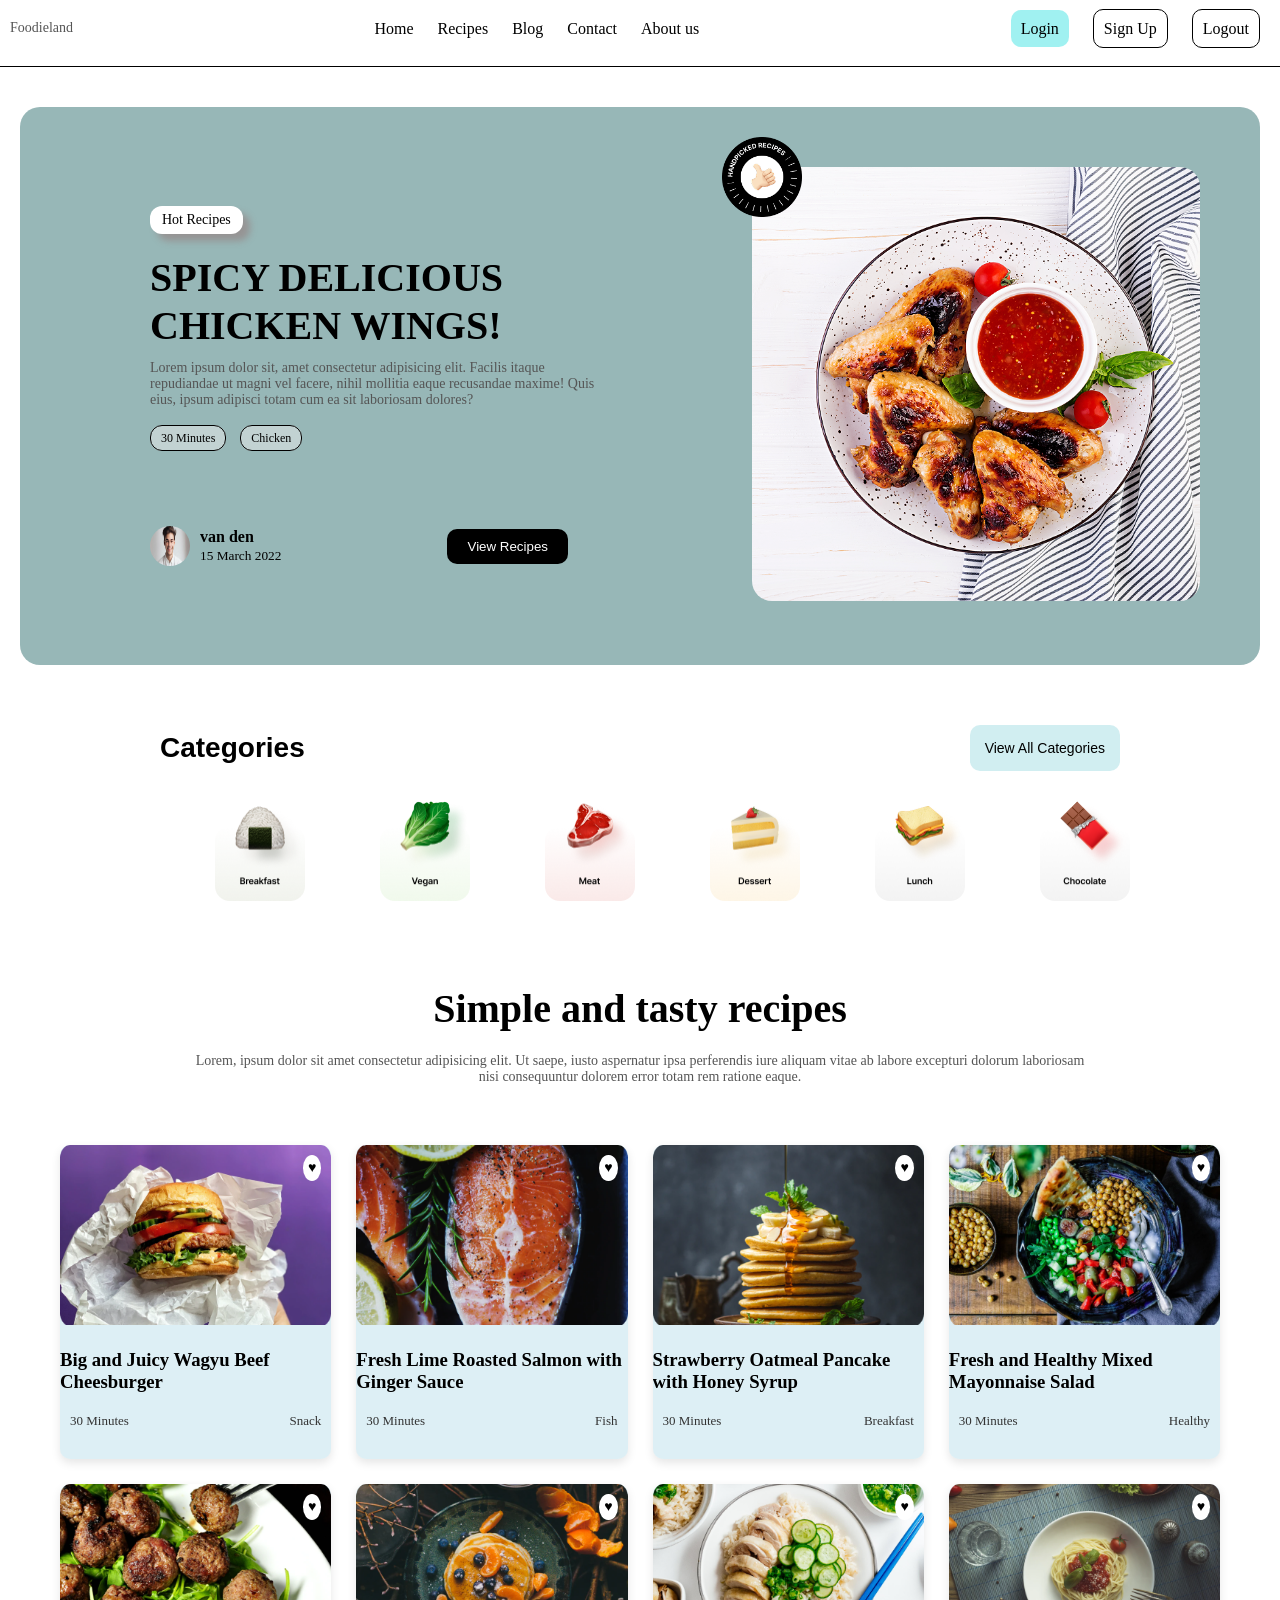
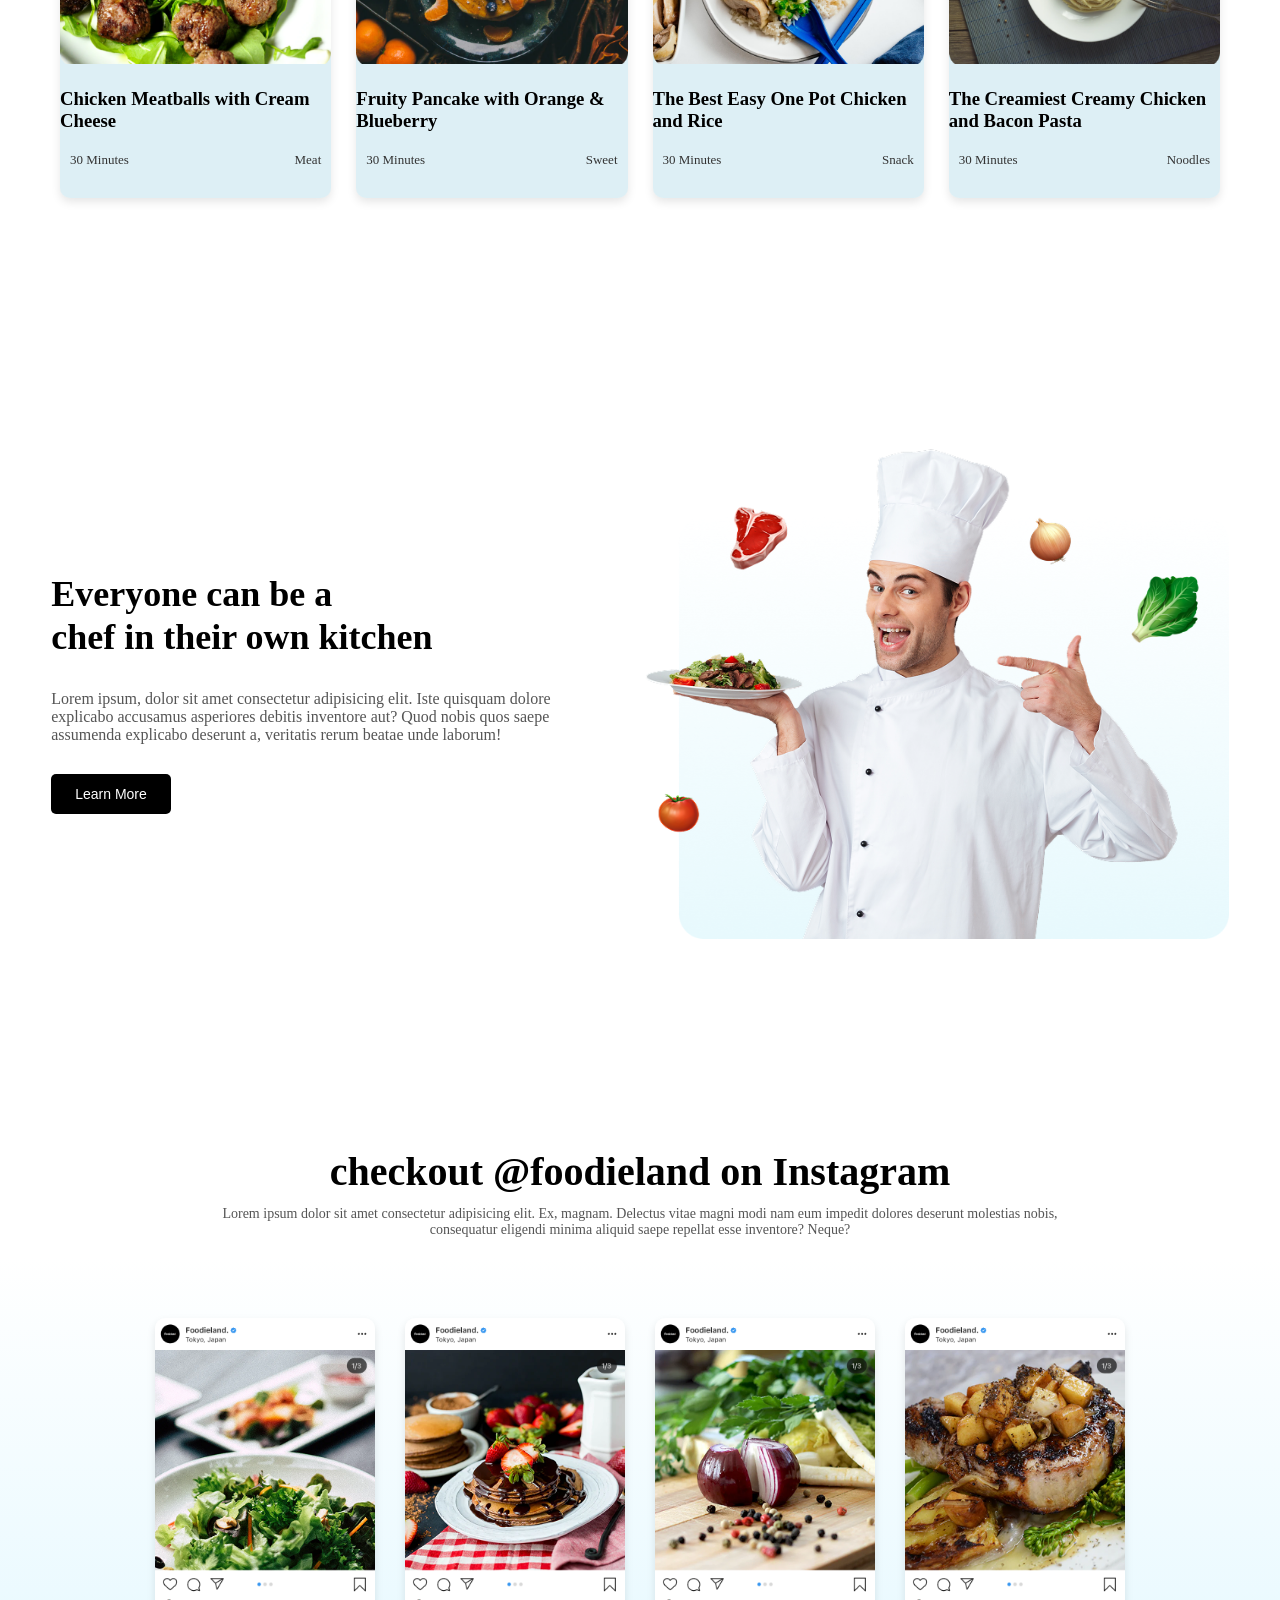
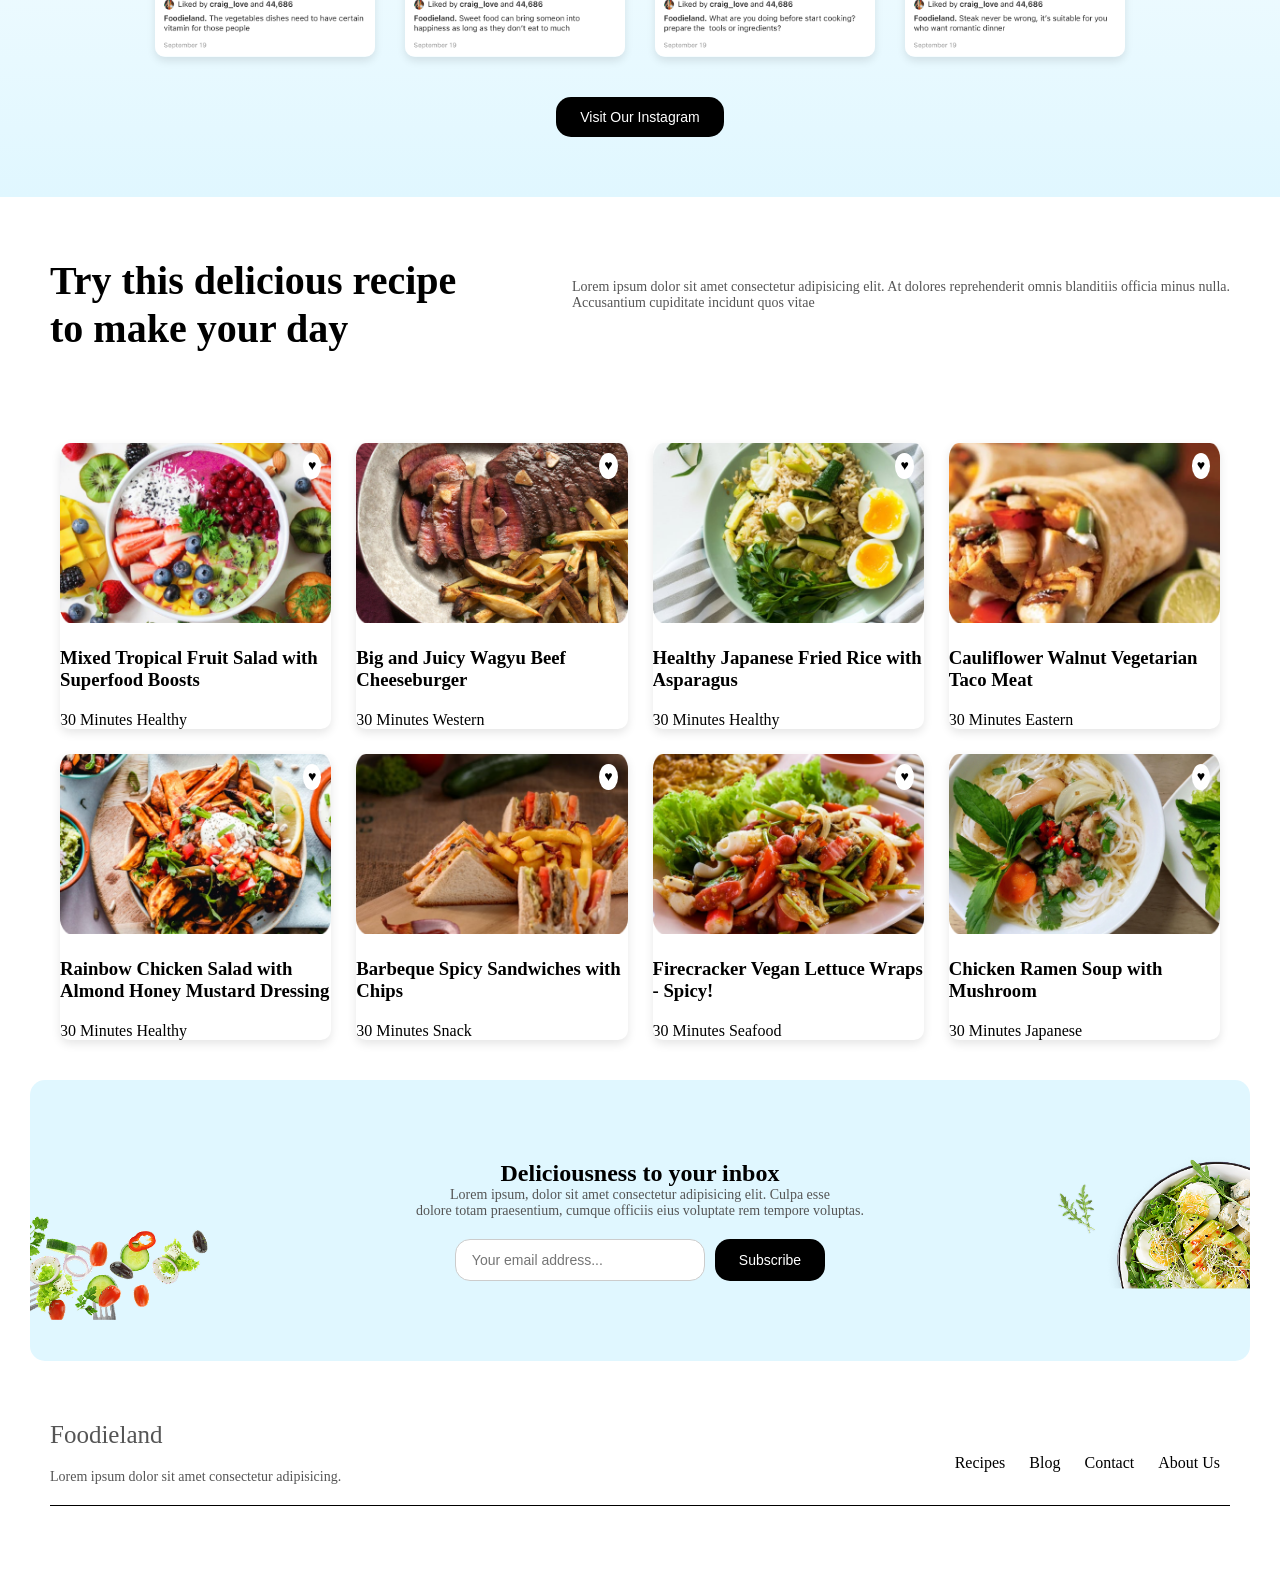
<file: index.html>
<!DOCTYPE html>
<html lang="en">
<head>
    <meta charset="UTF-8">
    <meta name="viewport" content="width=device-width, initial-scale=1.0">
    <title>Home page |</title>
    <link rel="stylesheet" href="landing_page.css">
    <link rel="stylesheet" href="https://cdnjs.cloudflare.com/ajax/libs/font-awesome/6.7.2/css/all.min.css" integrity="sha512-Evv84Mr4kqVGRNSgIGL/F/aIDqQb7xQ2vcrdIwxfjThSH8CSR7PBEakCr51Ck+w+/U6swU2Im1vVX0SVk9ABhg==" crossorigin="anonymous" referrerpolicy="no-referrer" />
</head>
<body>
    <nav>
        <div class="name">
            <p>Foodieland</p>
        </div>
        <div class="nav">
            <a href="">Home</a>
            <a href="">Recipes</a>
            <a href="">Blog</a>
            <a href="">Contact</a>
            <a href="">About us</a>
        </div>
        <div class="sign">
            <a href="login.html" class="login">Login</a>
            <a href="register.html" class="signu">Sign Up</a>
            <a href="logout.php" class="signu">Logout</a>
        </div>
    </nav>

    <section class="hero">
        <div class="hero_content">
            <span class="tag">Hot Recipes</span>
            <h1>SPICY DELICIOUS<br>CHICKEN WINGS!</h1>
            <p>Lorem ipsum dolor sit, amet consectetur adipisicing elit. Facilis itaque repudiandae ut magni vel facere, nihil mollitia eaque recusandae maxime! Quis eius, ipsum adipisci totam cum ea sit laboriosam dolores?</p>

            <div class="info">
                <span>30 Minutes</span>
                <span>Chicken</span>
            </div>

            <div class="author">
                <img src="./images/face.jpeg" alt="John Smith" class="avatar">
                <div>
                    <strong>van den</strong><br>
                    <small>15 March 2022</small>
                </div>
            </div>

            <button class="view_btn">View Recipes</button>
        </div>

        <div class="hero_image">
            <img src="./images/Badge.png" alt="Badge" class="badge">
            <img src="./images/bakedchicken.png" alt="Chicken Wings" class="main_img">
        </div>
    </section>

    <section class="categories">
        <div class="categories_header">
            <h2>Categories</h2>
            <a href="">View All Categories</a>
        </div>

        <div class="category_items">
            <div class="category">
                <img src="./images/breakfast.png" alt="Breakfast">
            </div>
            <div class="category">
                <img src="./images/Vegan.png" alt="Vegan">
            </div>
            <div class="category">
                <img src="./images/Meat.png" alt="Meat">
            </div>
            <div class="category">
                <img src="./images/Dessert.png" alt="Dessert">
            </div>
            <div class="category">
                <img src="./images/Lunch.png" alt="Lunch">
            </div>
            <div class="category">
                <img src="./images/Chocolate.png" alt="Chocolate">
            </div>
        </div>
    </section>

    <section class="simple">
        <h1>Simple and tasty recipes</h1>
        <p>Lorem, ipsum dolor sit amet consectetur adipisicing elit. Ut saepe, iusto aspernatur ipsa perferendis iure aliquam vitae ab labore excepturi dolorum laboriosam <br> nisi consequuntur dolorem error totam rem ratione eaque.</p>
    </section>

    <section class="recipe_section">
        <div class="recipe_card">
            <div class="recipe_image">
                <img src="./images/Chesseburger.png" alt="Cheeseburger">
                <div class="heart">&#x2665</div>
            </div>
            <h3>Big and Juicy Wagyu Beef Cheesburger</h3>
            <div class="recipe_info">
                <span>30 Minutes</span>
                <span>Snack</span>
            </div>
        </div>
        <div class="recipe_card">
            <div class="recipe_image">
                <img src="./images/Salmon.png" alt="Salmon">
                <div class="heart">&#x2665</div>
            </div>
            <h3>Fresh Lime Roasted Salmon with Ginger Sauce</h3>
            <div class="recipe_info">
                <span>30 Minutes</span>
                <span>Fish</span>
            </div>
        </div>
        <div class="recipe_card">
            <div class="recipe_image">
                <img src="./images/Honey-Pancakes.png" alt="Honey-Pancakes">
                <div class="heart">&#x2665</div>
            </div>
            <h3>Strawberry Oatmeal Pancake with Honey Syrup</h3>
            <div class="recipe_info">
                <span>30 Minutes</span>
                <span>Breakfast</span>
            </div>
        </div>
        <div class="recipe_card">
            <div class="recipe_image">
                <img src="./images/Fresh-salad.png" alt="Fresh-salad">
                <div class="heart">&#x2665</div>
            </div>
            <h3>Fresh and Healthy Mixed Mayonnaise Salad</h3>
            <div class="recipe_info">
                <span>30 Minutes</span>
                <span>Healthy</span>
            </div>
        </div>
        <div class="recipe_card">
            <div class="recipe_image">
                <img src="./images/Chicken-meatball.png" alt="Chicken-meatball">
                <div class="heart">&#x2665</div>
            </div>
            <h3>Chicken Meatballs with Cream Cheese</h3>
            <div class="recipe_info">
                <span>30 Minutes</span>
                <span>Meat</span>
            </div>
        </div>
        <div class="recipe_card">
            <div class="recipe_image">
                <img src="./images/Fruity-pancakes.png" alt="Fruity-pancakes">
                <div class="heart">&#x2665</div>
            </div>
            <h3>Fruity Pancake with Orange & Blueberry</h3>
            <div class="recipe_info">
                <span>30 Minutes</span>
                <span>Sweet</span>
            </div>
        </div>
        <div class="recipe_card">
            <div class="recipe_image">
                <img src="./images/Chicken-Rice.png" alt="Chicken-Rice">
                <div class="heart">&#x2665</div>
            </div>
            <h3>The Best Easy One Pot Chicken and Rice</h3>
            <div class="recipe_info">
                <span>30 Minutes</span>
                <span>Snack</span>
            </div>
        </div>
        <div class="recipe_card">
            <div class="recipe_image">
                <img src="./images/Chicken-Pasta.png" alt="Cheeseburger">
                <div class="heart">&#x2665</div>
            </div>
            <h3>The Creamiest Creamy Chicken and Bacon Pasta</h3>
            <div class="recipe_info">
                <span>30 Minutes</span>
                <span>Noodles</span>
            </div>
        </div>
    </section>

    <section class="landing">
        <div class="text_content">
            <h1>Everyone can be a <br> chef in their own kitchen</h1>
            <p>Lorem ipsum, dolor sit amet consectetur adipisicing elit. Iste quisquam dolore explicabo accusamus asperiores debitis inventore aut? Quod nobis quos saepe assumenda explicabo deserunt a, veritatis rerum beatae unde laborum!</p>
            <button>Learn More</button>
        </div>
        <div class="image_content">
            <img src="./images/Chef-1.png" alt="Happy Chef">
        </div>
    </section>

    <section class="checkout">
        <h1>checkout @foodieland on Instagram</h1>
        <p>Lorem ipsum dolor sit amet consectetur adipisicing elit. Ex, magnam. Delectus vitae magni modi nam eum impedit dolores deserunt molestias nobis, <br> consequatur eligendi minima aliquid saepe repellat esse inventore? Neque?</p>
    </section>

    <section class="instagram_section">
        <div class="insta_posts">
            <img src="./images/Post-1.png" alt="Instagram Post">
            <img src="./images/Post-2.png" alt="Instagram Post">
            <img src="./images/Post-3.png" alt="Instagram Post">
            <img src="./images/Post-4.png" alt="Instagram Post">
        </div>
        <button class="visit_btn">Visit Our Instagram</button>
    </section>

    <section class="recipe">
        <h1>Try this delicious recipe <br> to make your day</h1>
        <p>Lorem ipsum dolor sit amet consectetur adipisicing elit. At dolores reprehenderit omnis blanditiis officia minus nulla. <br> Accusantium cupiditate incidunt quos vitae</p>
    </section>

    <section class="recipe_section">
        <div class="recipe_c">
            <div class="recipe_image">
                <img src="./images/Tropical-salad.png" alt="Cheeseburger">
                <div class="heart">&#x2665</div>
            </div>
            <h3>Mixed Tropical Fruit Salad with Superfood Boosts</h3>
            <div class="recipe_info">
                <span>30 Minutes</span>
                <span>Healthy</span>
            </div>
        </div>
        <div class="recipe_c">
            <div class="recipe_image">
                <img src="./images/Juicy-beef.png" alt="Salmon">
                <div class="heart">&#x2665</div>
            </div>
            <h3>Big and Juicy Wagyu Beef Cheeseburger</h3>
            <div class="recipe_info">
                <span>30 Minutes</span>
                <span>Western</span>
            </div>
        </div>
        <div class="recipe_c">
            <div class="recipe_image">
                <img src="./images/Japanese-rice.png" alt="Honey-Pancakes">
                <div class="heart">&#x2665</div>
            </div>
            <h3>Healthy Japanese Fried Rice with Asparagus</h3>
            <div class="recipe_info">
                <span>30 Minutes</span>
                <span>Healthy</span>
            </div>
        </div>
        <div class="recipe_c">
            <div class="recipe_image">
                <img src="./images/Taco-meat.png" alt="Fresh-salad">
                <div class="heart">&#x2665</div>
            </div>
            <h3>Cauliflower Walnut Vegetarian Taco Meat</h3>
            <div class="recipe_info">
                <span>30 Minutes</span>
                <span>Eastern</span>
            </div>
        </div>
        <div class="recipe_c">
            <div class="recipe_image">
                <img src="./images/Chicken-salad.png" alt="Chicken-meatball">
                <div class="heart">&#x2665</div>
            </div>
            <h3>Rainbow Chicken Salad with Almond Honey Mustard Dressing</h3>
            <div class="recipe_info">
                <span>30 Minutes</span>
                <span>Healthy</span>
            </div>
        </div>
        <div class="recipe_c">
            <div class="recipe_image">
                <img src="./images/Sandwish.png" alt="Fruity-pancakes">
                <div class="heart">&#x2665</div>
            </div>
            <h3>Barbeque Spicy Sandwiches with Chips</h3>
            <div class="recipe_info">
                <span>30 Minutes</span>
                <span>Snack</span>
            </div>
        </div>
        <div class="recipe_c">
            <div class="recipe_image">
                <img src="./images/Vegan-lettuce.png" alt="Chicken-Rice">
                <div class="heart">&#x2665</div>
            </div>
            <h3>Firecracker Vegan Lettuce Wraps - Spicy!</h3>
            <div class="recipe_info">
                <span>30 Minutes</span>
                <span>Seafood</span>
            </div>
        </div>
        <div class="recipe_c">
            <div class="recipe_image">
                <img src="./images/Noodles.png" alt="Cheeseburger">
                <div class="heart">&#x2665</div>
            </div>
            <h3>Chicken Ramen Soup with Mushroom</h3>
            <div class="recipe_info">
                <span>30 Minutes</span>
                <span>Japanese</span>
            </div>
        </div>
    </section>

    <section class="newsletter_section">
        <img src="./images/kisspng-salad.png" alt="Left Veggies" class="left_img">
        <div class="newsletter-content">
            <h2>Deliciousness to your inbox</h2>
            <p>Lorem ipsum, dolor sit amet consectetur adipisicing elit. Culpa esse <br> dolore totam praesentium, cumque officiis eius voluptate rem tempore voluptas.</p>
            <form action="" class="newsletter_form">
                <input type="email" name="" id="" placeholder="Your email address..." required>
                <button type="submit">Subscribe</button>
            </form>
        </div>
        <img src="./images/Photo.png" alt="Right Photo" class="right_img">
    </section>

    <section class="bottom">
        <div class="left">
            <p>Foodieland</p>
            <p>Lorem ipsum dolor sit amet consectetur adipisicing.</p>
        </div>
        <div class="right">
            <a href="">Recipes</a>
            <a href="">Blog</a>
            <a href="">Contact</a>
            <a href="">About Us</a>
        </div>
    </section>
    
    <section class="last">
        <div class="flowbase">&copy;2020 Flowbase. Powered by <span>Webflow</span></div>
        <div class="links">
            <a href=""><i class="fa-brands fa-facebook-f"></i></a>     
            <a href=""><i class="fa-brands fa-twitter"></i></a>
            <a href=""><i class="fa-brands fa-instagram"></i></a>
        </div>
    </section>

    <script>
        document.querySelectorAll('body > *').forEach(el =>{
            el.classList.add('fade-on-scroll');
        });
        
        function showOnScroll(){
            document.querySelectorAll('.fade-on-scroll').forEach(el =>{
                const rect = el.getBoundingClientRect();
                if(rect.top < window.innerHeight - 50){
                    el.classList.add('visible');
                }
            });
        }

        window.addEventListener('scroll', showOnScroll);
        window.addEventListener('load', showOnScroll);
    </script>
</body>
</html>
</file>
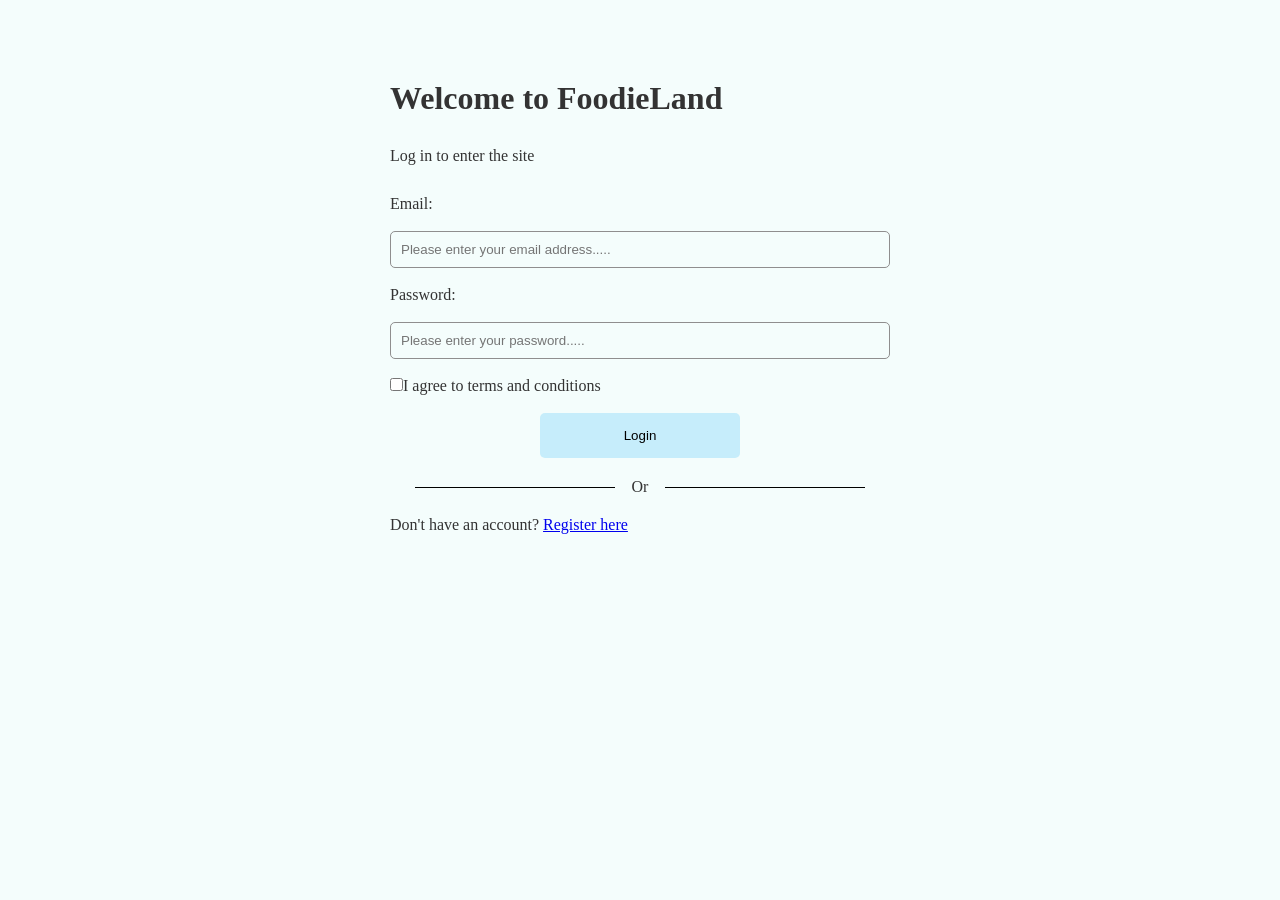
<file: login.html>
<!DOCTYPE html>
<html lang="en">
<head>
    <meta charset="UTF-8">
    <meta name="viewport" content="width=device-width, initial-scale=1.0">
    <title>Register - FoodieLand</title>
    <link rel="stylesheet" href="login.css">
</head>
<body>
    <div class="container">
        <h1>Welcome to FoodieLand</h1>
        <p>Log in to enter the site</p>
        <p id="error_message" style="color:red"></p>
        <form action="login.php" method="post">
            <label>Email:</label><br><br>
            <input type="email" name="email" placeholder="Please enter your email address....."><br><br>

            <label>Password:</label><br><br>
            <input type="password" name="password" placeholder="Please enter your password....."><br><br>

            <input type="checkbox" name="checkbox">I agree to terms and conditions <br><br>

            <button type="submit">Login</button>
        </form>
        <div class="lines">
            <div></div>
            <p>Or</p>
            <div></div>
        </div>
        <p>Don't have an account? <a href="register.html">Register here</a></p>

        <script>
            const params = new URLSearchParams(window.location.search);
            const error = params.get('error');
            if(error){
                document.getElementById("error_message").textContent = error;
            }
        </script>
    </div>
</body>
</html>
</file>
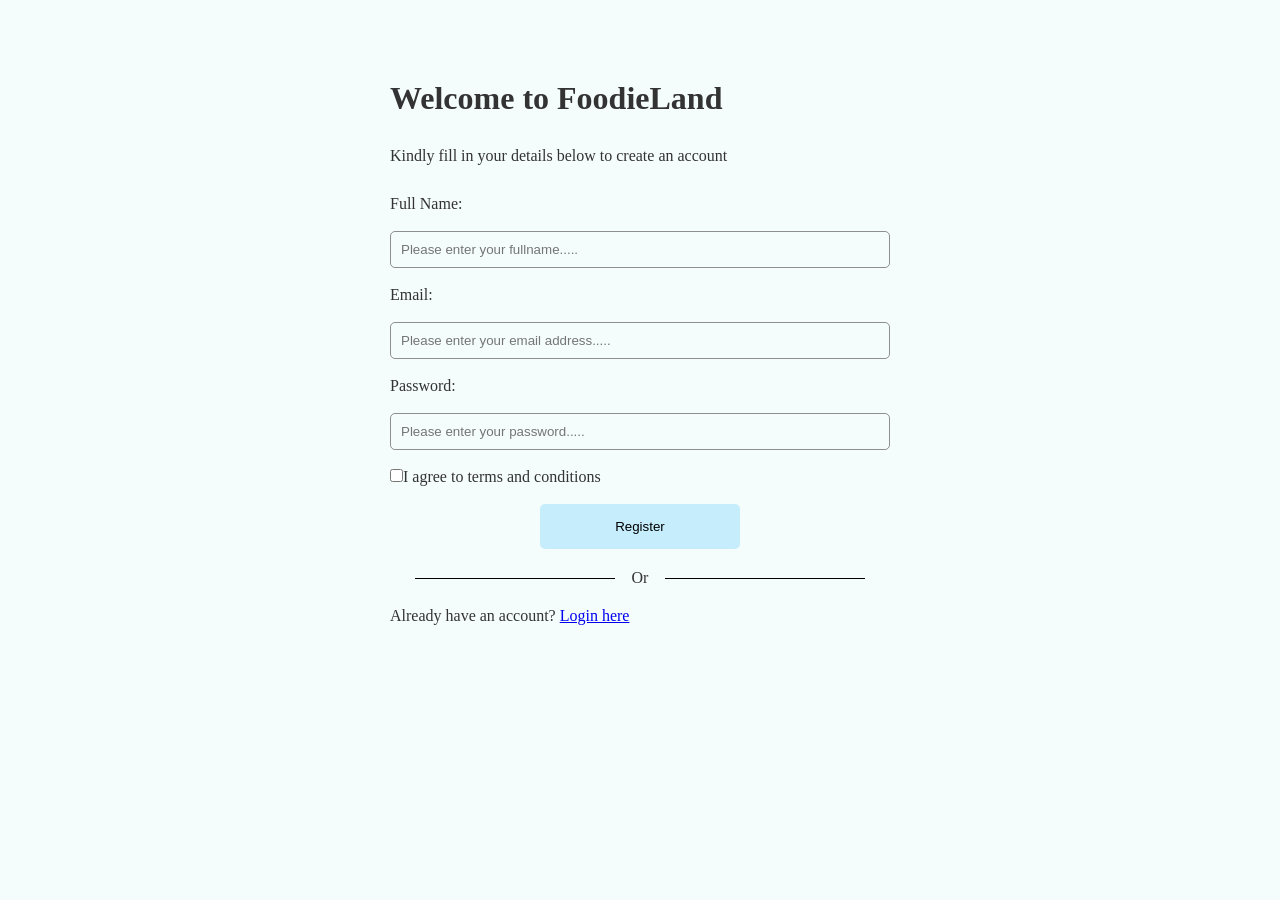
<file: register.html>
<!DOCTYPE html>
<html lang="en">
<head>
    <meta charset="UTF-8">
    <meta name="viewport" content="width=device-width, initial-scale=1.0">
    <title>Register - FoodieLand</title>
    <link rel="stylesheet" href="register.css">
</head>
<body>
    <div class="container">
        <h1>Welcome to FoodieLand</h1>
        <p>Kindly fill in your details below to create an account</p>
        <p id="error_message" style="color:red"></p>
        <p id="error_m" style="color:blue"></p>
        <p id="error_i" style="color:green"></p>
        <form action="register.php" method="post">
            <label>Full Name:</label><br><br>
            <input type="text" name="fullname" placeholder="Please enter your fullname....."><br><br>

            <label>Email:</label><br><br>
            <input type="email" name="email" placeholder="Please enter your email address....."><br><br>

            <label>Password:</label><br><br>
            <input type="password" name="password" placeholder="Please enter your password....."><br><br>

            <input type="checkbox" name="checkbox">I agree to terms and conditions <br><br>

            <button type="submit">Register</button>
        </form>
        <div class="lines">
            <div></div>
            <p>Or</p>
            <div></div>
        </div>
        <p>Already have an account? <a href="login.html">Login here</a></p>
    </div>

    <script>
        const params = new URLSearchParams(window.location.search);
        const error = params.get('error');
        if(error){
            document.getElementById("error_message").textContent = error;
        }


        const param = new URLSearchParams(window.location.search);
        const erro = param.get('error');
        if(error){
            document.getElementById("error_m").textContent = erro;
        }

        const para = new URLSearchParams(window.location.search);
        const err = para.get('error');
        if(error){
            document.getElementById("error_i").textContent = err;
        }


    </script>
</body>
</html>
</file>
<file: landing_page.css>
*{
    margin: 0;
    padding: 0;
    box-sizing: border-box;
}

nav{
    display: flex;
   /*  flex-direction: row; */
    justify-content: space-between;
    border-bottom: 1px solid black;
    padding: 10px;
    margin-top: 10px;
    /* padding-top: 10px; */
}

.nav a{
    margin-inline: 10px;
    text-decoration: none;
    color: black;
}

.sign a{
    margin-inline: 10px;
    text-decoration: none;
    color: black;
    border: 1px solid black;
    padding: 10px;
    border-radius: 10px;
}

.sign .login{
    background-color: rgba(47, 224, 224, 0.454);
    border: none;
}

.hero{
    display: flex;
    justify-content: space-between;
    align-items: center;
    padding: 60px;
    background: #30717180;
    margin-top: 40px;
    border-radius: 20px;
    margin-left: 20px;
    margin-right: 20px;
}

.hero_content{
    max-width: 40%;
    margin-left: 70px;
}

.tag{
    display: inline-block;
    background: white;
    padding: 6px 12px;
    font-size: 14px;
    border-radius: 12px;
    margin-bottom: 10px;
    box-shadow: 7px 7px 7px rgb(150, 148, 148);
}

h1{
    font-size: 40px;
    line-height: 1.2;
    margin: 10px 0;
}

p{
    font-size: 14px;
    color: #555;
    margin-bottom: 20px;
}

.info span{
    background: #eeeeee80;
    padding: 5px 10px;
    border-radius: 12px;
    font-size: 12px;
    margin-right: 10px;
    border: 1px solid black;
}

.author{
    display: flex;
    align-items: center;
    margin-top: 80px;
}

.avatar{
    width: 40px;
    height: 40px;
    border-radius: 50%;
    margin-right: 10px;
}

.view_btn{
    margin-top: -37px;
    margin-right: 30px;
    background: #000;
    color: white;
    padding: 10px 20px;
    border: none;
    border-radius: 10px;
    cursor: pointer;
    float: right;
}

.hero_image{
    position: relative;
    max-width: 40%;
}

.main_img{
    width: 100%;
    border-radius: 20px;
}

.badge{
    position: absolute;
    top: -30px;
    left: -30px;
    width: 80px;
}

.categories{
    padding: 60px 20px;
    max-width: 1000px;
    margin: auto;
    font-family: sans-serif;
}

.categories_header{
    display: flex;
    justify-content: space-between;
    align-items: center;
    margin-bottom: 30px;
}

.categories_header h2{
    font-size: 28px;
}

.categories_header a{
    color: black;
    text-decoration: none;
    font-weight: 500;
    font-size: 14px;
    padding: 15px;
    background: rgba(77, 189, 201, 0.256);
    border-radius: 10px;
}

.category_items{
    display: grid;
    grid-template-columns: repeat(auto-fit, minmax(100px, 1fr));
    gap: 30px;
    text-align: center;
}

.category img{
    width: 200px;
    height: 100px;
    object-fit: contain;
    margin-bottom: 10px;
}

.simple{
    display: flex;
    flex-direction: column;
}

.simple h1{
    text-align: center;
    margin-bottom: 20px;
}

.simple p{
    text-align: center;
}

.recipe_section{
    display: grid;
    grid-template-columns: repeat(auto-fit, minmax(270px, 1fr));
    gap: 25px;
    padding: 40px 20px;
    max-width: 1200px;
    margin: auto;
}

.recipe_card{
    border-radius: 10px;
    box-shadow: 0 4px 10px rgba(0,0,0,0.1);
    background: rgba(79, 171, 202, 0.192);
    overflow: hidden;
    /* height: 400px; */
    transition: transform 0.3s;
}

.recipe_card:hover{
    transform: scale(1.02);
}

.recipe_card h3{
    margin-top: 20px;
    margin-bottom: 20px;
}

.recipe_card .recipe_info{
    margin-bottom: 20px;
    display: flex;
    justify-content: space-between;
    padding: 0 10px 10px;
    font-size: 13px;
    color: #333;
}

.recipe_image{
    position: relative;
}

.recipe_image img{
    width: 100%;
    height: 180px;
    object-fit: cover;
}

.heart{
    position: absolute;
    top: 10px;
    right: 10px;
    background: white;
    border-radius: 50%;
    padding: 5px;
    font-size: 14px;
}

.landing{
    display: flex;
    align-items: center;
    justify-content: space-between;
    padding: 60px 4%;
    min-height: 100vh;
}

.text_content{
    max-width: 500px;
}

.text_content h1{
    font-size: 36px;
    color: black;
    margin-bottom: 30px;
}

.text_content p{
    font-size: 16px;
    color: #555;
    margin-bottom: 30px;
}

.text_content button{
    background: #000;
    color: white;
    padding: 12px 24px;
    border: none;
    border-radius: 5px;
    font-size: 14px;
    cursor: pointer;
    transition: 0.3s;
}

.text_content button:hover{
    background: #333;
}

.image_content img{
    width: 600px;
    max-width: 100%;
}

.checkout{
    display: flex;
    flex-direction: column;
}

.checkout h1{
    text-align: center;
}

.checkout p{
    text-align: center;
}

.instagram_section{
    padding: 60px 10%;
    background: linear-gradient(to bottom, #ffffff, #e0f7ff);
    text-align: center;
    margin-bottom: 50px;
}

.insta_posts{
    display: flex;
    justify-content: center;
    gap: 30px;
    flex-wrap: wrap;
    margin-bottom: 40px;
}

.insta_posts img{
    width: 220px;
    height: auto;
    border-radius: 10px;
    box-shadow: 0 4px 8px rgba(0,0,0,0.1);
}

.visit_btn{
    background-color: black;
    color: white;
    padding: 12px 24px;
    font-size: 14px;
    border: none;
    border-radius: 15px;
    cursor: pointer;
    transition: 0.3s;
}

.visit_btn:hover{
    background-color: #333;
}

.recipe{
    display: flex;
    justify-content: space-between;
    align-items: center;
    margin: 0 50px;
    margin-bottom: 40px;
}

.recipe_c{
    border-radius: 10px;
    box-shadow: 0 4px 10px rgba(0,0,0,0.1);
    background: white;
    overflow: hidden;
    /* height: 400px; */
    transition: transform 0.3s;
}

.recipe_c h3{
    margin-top: 20px;
    margin-bottom: 20px;
}

.newsletter_section{
    position: relative;
    padding: 80px 10%;
    background: #e0f7ff;
    text-align: center;
    overflow: hidden;
    margin-left: 30px;
    margin-right: 30px;
    border-radius: 15px;
    margin-bottom: 60px;
}

.newsletter_content{
    max-width: 600px;
    margin: auto;
}

.newsletter_content h2{
    font-size: 28px;
    font-weight: bold;
    /* margin-bottom: 50px; */
}

.newsletter_content p{
    font-size: 14px;
    color: #555;
    margin-bottom: 30px;
}

.newsletter_form{
    display: flex;
    justify-content: center;
    gap: 10px;
    flex-wrap: wrap;
}

.newsletter_form input[type="email"]{
    padding: 12px 16px;
    border: 1px solid #ccc;
    border-radius: 15px;
    width: 250px;
    font-size: 14px;
    outline: none;
}

.newsletter_form button{
    padding: 12px 24px;
    background-color: black;
    color: white;
    border: none;
    border-radius: 15px;
    cursor: pointer;
    font-size: 14px;
}

.left_img, .right_img{
    position: absolute;
    top: 50%;
    transform: translateY(-50%);
    max-width: 200px;
}

.left_img{
    left: 0;
}

.right_img{
    right: 0;
}

.bottom{
    display: flex;
    justify-content: space-between;
    align-items: center;
    margin: 0 50px;
    margin-bottom: 40px;
    border-bottom: 1px solid black;
}

.left p:first-child{
    font-size: 25px;
}

.right a{
    margin-inline: 10px;
    text-decoration: none;
    color: black;
}

.fade-on-scroll{
    opacity: 0;
    transform: translateY(30px);
    transition: opacity 0.6s ease-out, transform 0.6s ease-out;
}

.fade-on-scroll.visible{
    opacity: 1;
    transform: translateY(0);
}

.last{
    display: flex;
    justify-content: space-between;
    align-items: center;
    margin-bottom: 30px;
}

.flowbase{
    margin-left: 500px;
}

.flowbase span{
    color: orangered;
}

.links a{
    margin-inline: 10px;
    color: black;
}
</file>
<file: login.css>
*{
    margin: 0;
    padding: 0;
    box-sizing: border-box;
}

body{
    background-color: rgba(232, 252, 249, 0.443);
}

.container{
    display: flex;
    flex-direction: column;
    justify-content: center;
    /* align-items: center; */
    /* border: 1px solid black; */
    width: 500px;
    margin: 80px auto;
    min-height: 200px;
    color: #333;
    /* text-align: left; */
}

.container h1{
   margin-bottom: 30px;
}

form{
   /*  display: flex;
    flex-direction: column; */
    margin-top: 30px;
}

label{
    padding-bottom: 10px;
   /*  margin-bottom: 10px; */
}

input:not([type="checkbox"]){
    width: 100%;
    padding: 10px;
    outline: none;
    border-radius: 5px;
    border: 1px solid rgb(143, 142, 142);
    background-color: transparent;
}

button{
   margin-left: 150px;
    border: none;
    cursor: pointer;
    padding: 15px;
    width: 200px;
    background: rgba(121, 211, 247, 0.379);
    border-radius: 5px;
    margin-bottom: 20px;
}

.container .lines{
    display: flex;
    justify-content: center;
    align-items: center;
    text-align: center;
    margin-bottom: 20px;
}

.lines p{
    width: 50px;
    /* text-align: center; */
}

.lines div{
    width: 200px;
    height: 1px;
    background-color: black;
   /*  margin-right: 10px; */
}
</file>
<file: register.css>
*{
    margin: 0;
    padding: 0;
    box-sizing: border-box;
}

body{
    background-color: rgba(232, 252, 249, 0.443);
}

.container{
    display: flex;
    flex-direction: column;
    justify-content: center;
    /* align-items: center; */
    /* border: 1px solid black; */
    width: 500px;
    margin: 80px auto;
    min-height: 200px;
    color: #333;
    /* text-align: left; */
}

.container h1{
   margin-bottom: 30px;
}

form{
   /*  display: flex;
    flex-direction: column; */
    margin-top: 30px;
}

label{
    padding-bottom: 10px;
   /*  margin-bottom: 10px; */
}

input:not([type="checkbox"]){
    width: 100%;
    padding: 10px;
    outline: none;
    border-radius: 5px;
    border: 1px solid rgb(143, 142, 142);
    background-color: transparent;
}

button{
   margin-left: 150px;
    border: none;
    cursor: pointer;
    padding: 15px;
    width: 200px;
    background: rgba(121, 211, 247, 0.379);
    border-radius: 5px;
    margin-bottom: 20px;
}

.container .lines{
    display: flex;
    justify-content: center;
    align-items: center;
    text-align: center;
    margin-bottom: 20px;
}

.lines p{
    width: 50px;
    /* text-align: center; */
}

.lines div{
    width: 200px;
    height: 1px;
    background-color: black;
   /*  margin-right: 10px; */
}
</file>
